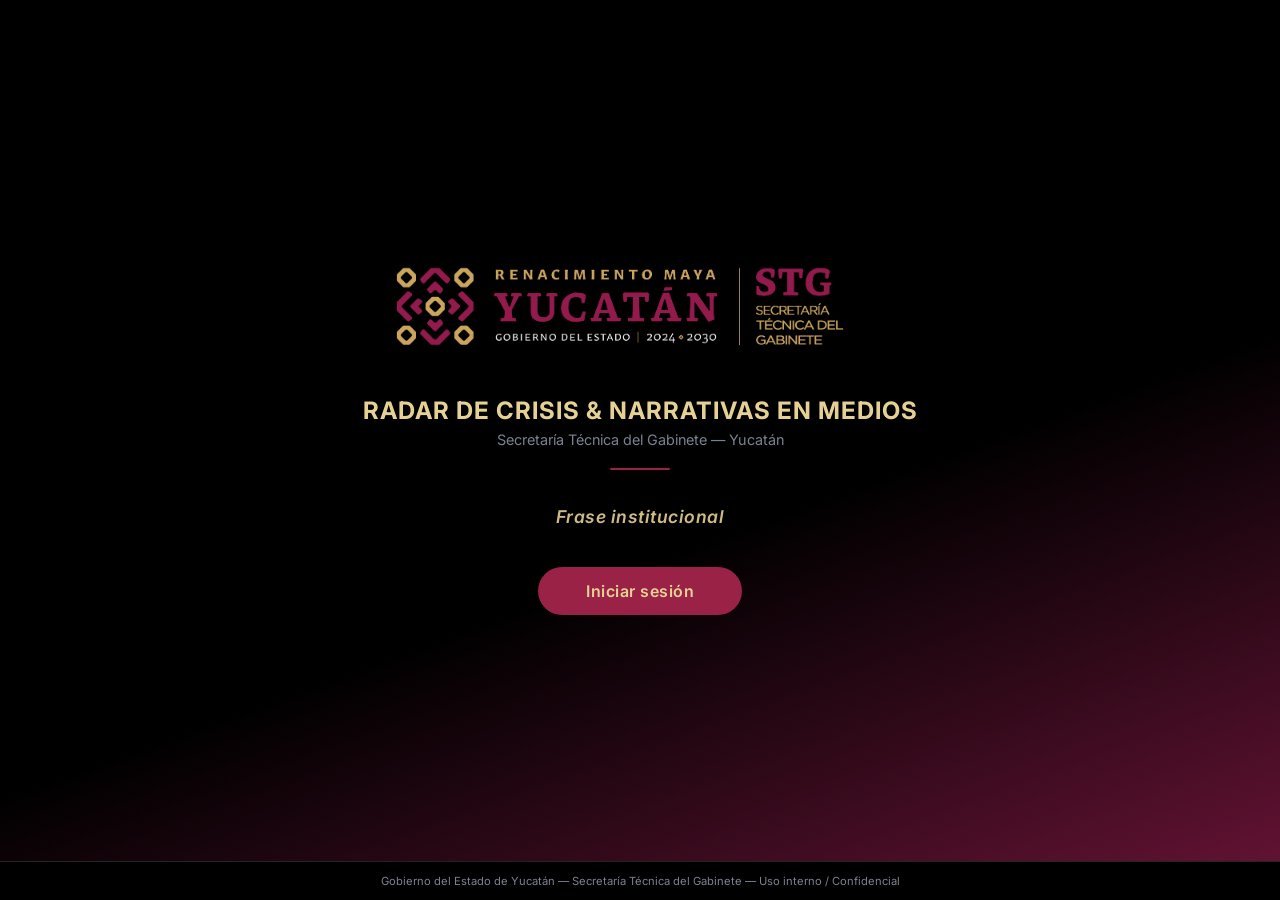
<file: index.html>
<!DOCTYPE html>
<html lang="es">
<head>
  <meta charset="UTF-8">
  <meta name="viewport" content="width=device-width, initial-scale=1.0">
  <meta name="theme-color" content="#611232">
  <link rel="manifest" href="manifest.json">
  <link rel="apple-touch-icon" href="assets/icon-app.png">
  <link rel="icon" href="assets/icon-app.png">

  <title>Radar Político — STG Yucatán</title>
  <link rel="stylesheet" href="css/estilos.css">

  <style>
    /* =========================================================
       ESTILOS ESPECÍFICOS DE LA PANTALLA DE BIENVENIDA/LOGIN
       ========================================================= */

    body {
      min-height: 100vh;
      display: flex;
      flex-direction: column;
      background-color: var(--negro);
    }

    /* --- PANTALLA DE BIENVENIDA --- */
    #pantalla-bienvenida,
    #pantalla-login {
      flex: 1;
      display: flex;
      flex-direction: column;
      align-items: center;
      justify-content: center;
      padding: 40px 24px;
      background: linear-gradient(160deg, var(--negro) 60%, var(--guinda-oscuro) 100%);
      transition: opacity 0.3s ease, transform 0.3s ease;
    }

    #pantalla-login {
      display: none;
    }

    .pantalla-oculta {
      opacity: 0;
      pointer-events: none;
    }

    .bienvenida-logo {
      width: 520px;
      max-width: 100%;
      margin-bottom: 32px;
    }

    .bienvenida-nombre {
      font-size: 1.5rem;
      font-weight: 700;
      color: var(--crema);
      letter-spacing: 1px;
      text-transform: uppercase;
      margin-bottom: 6px;
    }

    .bienvenida-subtitulo {
      font-size: 0.9rem;
      color: var(--gris);
      margin-bottom: 4px;
    }

    .bienvenida-frase {
      font-size: 1.1rem;
      font-weight: 600;
      color: var(--crema);
      font-style: italic;
      margin: 20px 0 40px 0;
      letter-spacing: 0.5px;
      opacity: 0.9;
    }

    .bienvenida-separador {
      width: 60px;
      height: 2px;
      background-color: var(--guinda-medio);
      margin: 16px auto;
      border-radius: 2px;
    }

    .bienvenida-btn {
      padding: 14px 48px;
      font-size: 1rem;
      border-radius: 30px;
      letter-spacing: 0.5px;
    }

    /* --- PANTALLA DE LOGIN --- */
    #pantalla-login {
      padding: 32px 24px;
    }

    .login-contenedor {
      width: 100%;
      max-width: 380px;
    }

    .login-encabezado {
      text-align: center;
      margin-bottom: 28px;
    }

    .login-logo {
      width: 150px;
      max-width: 70%;
      margin-bottom: 16px;
    }

    .login-titulo {
      font-size: 1.1rem;
      font-weight: 700;
      color: var(--crema);
      text-transform: uppercase;
      letter-spacing: 0.5px;
    }

    .login-subtitulo {
      font-size: 0.8rem;
      color: var(--gris);
      margin-top: 4px;
    }

    .login-tarjeta {
      background-color: var(--blanco);
      border-radius: var(--radio);
      padding: 24px;
      box-shadow: 0 8px 32px rgba(0,0,0,0.35);
    }

    .login-tarjeta .campo label {
      color: var(--negro);
    }

    .login-pie {
      text-align: center;
      margin-top: 18px;
    }

    .login-volver {
      font-size: 0.8rem;
      color: var(--gris);
      cursor: pointer;
      text-decoration: underline;
      background: none;
      border: none;
      font-family: inherit;
      transition: color 0.2s ease;
    }

    .login-volver:hover { color: var(--crema); }

    /* Pie de página */
    .pie-pagina {
      text-align: center;
      padding: 12px;
      font-size: 0.7rem;
      color: var(--gris);
      background-color: var(--negro);
      border-top: 1px solid #242424;
    }
  </style>
</head>
<body>

  <!-- =====================================================
       PANTALLA DE BIENVENIDA
       ===================================================== -->
  <div id="pantalla-bienvenida" role="main">

    <img
      src="assets/logo.png"
      alt="STG — Secretaría Técnica del Gabinete"
      class="bienvenida-logo"
      onerror="this.style.display='none'"
    >

    <div class="bienvenida-nombre">Radar de Crisis &amp; Narrativas en medios </div>
    <div class="bienvenida-subtitulo">Secretaría Técnica del Gabinete — Yucatán</div>

    <div class="bienvenida-separador"></div>

    <div class="bienvenida-frase">Frase institucional</div>

    <button
      class="btn btn-primario bienvenida-btn"
      onclick="mostrarLogin()"
    >
      Iniciar sesión
    </button>

  </div>


  <!-- =====================================================
       PANTALLA DE LOGIN
       ===================================================== -->
  <div id="pantalla-login" role="main" aria-label="Formulario de acceso">
    <div class="login-contenedor">

      <div class="login-encabezado">
        <img
          src="assets/logo.png"
          alt="STG Yucatán"
          class="login-logo"
          onerror="this.style.display='none'"
        >
        <div class="login-titulo">Acceso al Radar</div>
        <div class="login-subtitulo">Uso interno — STG Yucatán</div>
      </div>

      <div class="login-tarjeta">

        <!-- Mensaje de error -->
        <div
          id="error-login"
          class="mensaje-error"
          role="alert"
          aria-live="assertive"
        >
          Usuario o contraseña incorrectos. Intenta de nuevo.
        </div>

        <!-- Campo usuario -->
        <div class="campo">
          <label for="usuario">Usuario</label>
          <input
            type="text"
            id="usuario"
            placeholder="tu.usuario"
            autocomplete="username"
            aria-required="true"
            aria-describedby="error-login"
          >
        </div>

        <!-- Campo contraseña -->
        <div class="campo">
          <label for="contrasena">Contraseña</label>
          <input
            type="password"
            id="contrasena"
            placeholder="••••••••"
            autocomplete="current-password"
            aria-required="true"
            aria-describedby="error-login"
            onkeydown="if(event.key==='Enter') iniciarSesion()"
          >
        </div>

        <!-- Botón de login -->
        <button
          id="btn-login"
          class="btn btn-primario btn-bloque"
          onclick="iniciarSesion()"
        >
          Entrar
        </button>

      </div>

      <!-- Volver a bienvenida -->
      <div class="login-pie">
        <button class="login-volver" onclick="mostrarBienvenida()">
          Volver atrás
        </button>
      </div>

    </div>
  </div>


  <!-- =====================================================
       PIE DE PÁGINA
       ===================================================== -->
  <footer class="pie-pagina">
    Gobierno del Estado de Yucatán — Secretaría Técnica del Gabinete — Uso interno / Confidencial
  </footer>


  <!-- =====================================================
       JAVASCRIPT
       ===================================================== -->
  <script src="js/auth.js"></script>
  <script>
    // ---------------------------------------------------------
    // NAVEGACIÓN ENTRE PANTALLAS
    // ---------------------------------------------------------

    function mostrarLogin() {
      const bienvenida = document.getElementById("pantalla-bienvenida");
      const login      = document.getElementById("pantalla-login");

      bienvenida.style.opacity = "0";
      setTimeout(() => {
        bienvenida.style.display = "none";
        login.style.display      = "flex";
        login.style.opacity      = "0";
        requestAnimationFrame(() => {
          login.style.opacity = "1";
        });
        document.getElementById("usuario").focus();
      }, 200);
    }

    function mostrarBienvenida() {
      const bienvenida = document.getElementById("pantalla-bienvenida");
      const login      = document.getElementById("pantalla-login");

      login.style.opacity = "0";
      setTimeout(() => {
        login.style.display      = "none";
        bienvenida.style.display = "flex";
        bienvenida.style.opacity = "0";
        requestAnimationFrame(() => {
          bienvenida.style.opacity = "1";
        });
      }, 200);

      limpiarError();
    }

    function limpiarError() {
      document.getElementById("error-login").classList.remove("mensaje-visible");
    }

    function mostrarError(mensaje) {
      const error = document.getElementById("error-login");
      error.textContent = mensaje;
      error.classList.add("mensaje-visible");
    }

    // ---------------------------------------------------------
    // LOGIN
    // ---------------------------------------------------------

    async function iniciarSesion() {
      const usuario    = document.getElementById("usuario").value.trim();
      const contrasena = document.getElementById("contrasena").value;
      const btn        = document.getElementById("btn-login");

      limpiarError();

      if (!usuario || !contrasena) {
        mostrarError("Por favor ingresa tu usuario y contraseña.");
        return;
      }

      btn.textContent = "Verificando...";
      btn.disabled    = true;

      try {
        const resultado = await login(usuario, contrasena);

        if (resultado.exito) {
          window.location.href = "dashboard.html";
        } else {
          mostrarError(resultado.mensaje || "Usuario o contraseña incorrectos.");
          btn.textContent = "Entrar";
          btn.disabled    = false;
        }

      } catch (error) {
        mostrarError("Error de conexión. Intenta de nuevo.");
        btn.textContent = "Entrar";
        btn.disabled    = false;
      }
    }

    // ---------------------------------------------------------
    // VERIFICAR SESIÓN ACTIVA
    // ---------------------------------------------------------
    window.addEventListener("load", () => {
      if (obtenerToken()) {
        window.location.href = "dashboard.html";
      }
    });
  </script>

</body>
</html>
</file>
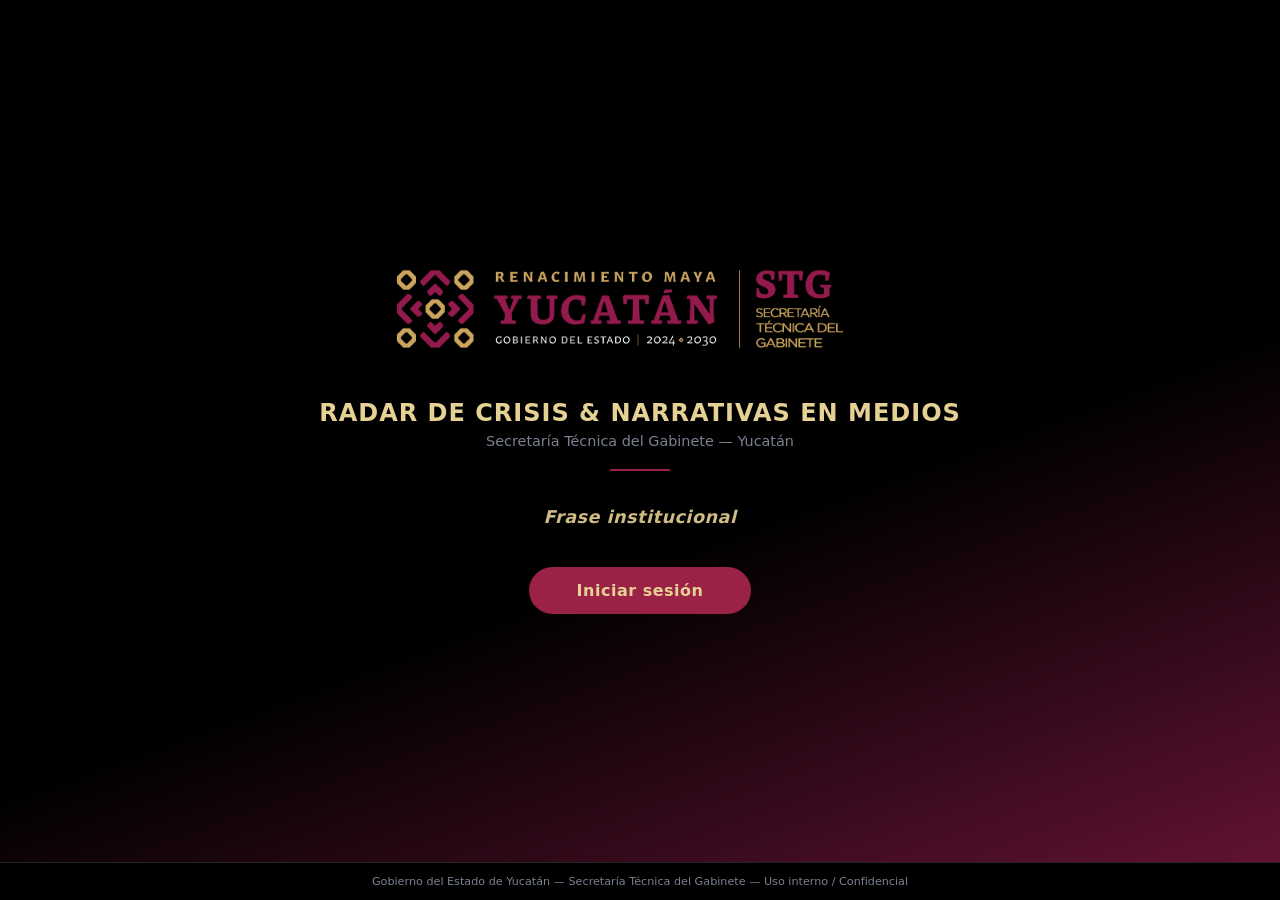
<file: dashboard.html>
<!DOCTYPE html>
<html lang="es">
<head>
  <meta charset="UTF-8">
  <meta name="viewport" content="width=device-width, initial-scale=1.0">
  <meta name="theme-color" content="#611232">
  <link rel="manifest" href="manifest.json">
  <link rel="apple-touch-icon" href="assets/icon-app.png">
  <link rel="icon" href="assets/icon-app.png">
  <title>Dashboard — Radar Político STG</title>
  <link rel="stylesheet" href="css/estilos.css">
  <!-- Aplicar tema guardado antes del primer render para evitar flash -->
  <script>
    (function() {
      const tema = localStorage.getItem("radar-tema") || "oscuro";
      document.documentElement.setAttribute("data-tema", tema);
    })();
  </script>
  <style>
    #splash {
      position: fixed;
      inset: 0;
      background: linear-gradient(160deg, #0c0e11 0%, var(--guinda-oscuro) 100%);
      display: flex;
      flex-direction: column;
      align-items: center;
      justify-content: center;
      gap: 20px;
      z-index: 9999;
      opacity: 1;
      transition: opacity 0.35s ease;
    }
    #splash img {
      width: 260px;
      max-width: 70vw;
    }
    #splash .splash-nombre {
      font-size: 1rem;
      font-weight: 700;
      color: var(--crema);
      letter-spacing: 1.5px;
      text-transform: uppercase;
      text-align: center;
    }
    #splash .splash-subtitulo {
      font-size: 0.75rem;
      color: var(--crema);
      opacity: 0.5;
      letter-spacing: 0.8px;
      text-align: center;
    }
    #splash .splash-linea {
      width: 48px;
      height: 2px;
      background-color: var(--guinda-claro);
      border-radius: 2px;
    }
  </style>
</head>
<body>

  <!-- =====================================================
       SPLASH INSTITUCIONAL (transición desde login)
       ===================================================== -->
  <div id="splash" aria-hidden="true">
    <img src="assets/logo.png" alt="" onerror="this.style.display='none'">
    <div class="splash-linea"></div>
    <div class="splash-nombre">Radar de Crisis &amp; Narrativas</div>
    <div class="splash-subtitulo">STG — Yucatán</div>
  </div>


  <!-- =====================================================
       NAVBAR
       ===================================================== -->
  <nav class="navbar" role="banner">
    <div class="navbar-marca">
      <img
        src="assets/logo.png"
        alt="STG Yucatán"
        onerror="this.style.display='none'"
      >
      <div>
        <div class="navbar-titulo">Radar de Crisis &amp; Narrativas</div>
        <div class="navbar-subtitulo">STG — Yucatán</div>
      </div>
    </div>
    <div class="navbar-acciones">
      <button
        id="btn-tema"
        class="btn btn-secundario btn-sm"
        onclick="alternarTema()"
        aria-label="Cambiar tema"
        title="Cambiar tema"
      >◑</button>

      <div class="navbar-menu">
        <button
          id="btn-menu-usuario"
          class="btn btn-secundario btn-sm"
          onclick="alternarMenuUsuario()"
          aria-haspopup="true"
          aria-expanded="false"
          aria-label="Menú de usuario"
          title="Menú"
        >☰</button>

        <div class="menu-desplegable" id="menu-usuario" role="menu">
          <div class="menu-usuario-email" id="navbar-usuario" aria-live="polite"></div>
          <div class="menu-separador"></div>
          <button class="menu-item" role="menuitem" onclick="cerrarMenuUsuario(); abrirHistorial();">
            Ver historial de reportes
          </button>
          <button class="menu-item" role="menuitem" onclick="cerrarSesion()">
            Salir
          </button>
        </div>
      </div>
    </div>
  </nav>


  <!-- =====================================================
       CONTENIDO PRINCIPAL
       ===================================================== -->
  <main class="contenedor-principal" style="padding: 16px; padding-top: 80px; padding-bottom: 60px;">

    <!-- NOTIFICACIONES -->
    <div class="notificaciones" aria-live="assertive">
      <div id="notificacion-error" class="mensaje-error" role="alert"></div>
      <div id="notificacion-exito" class="mensaje-exito" role="status"></div>
    </div>

    <!-- PANEL ADMINISTRADOR (siempre visible, sobre el grid) -->
    <div class="panel-admin" id="panel-admin" aria-label="Panel de administrador">
      <div class="panel-admin-titulo">⚙ Panel de Administrador</div>
      <div class="panel-admin-acciones">
        <button
          class="btn btn-secundario btn-sm"
          onclick="cargarSelectorTurnos()"
        >
          Actualizar disponibilidad
        </button>
        <button
          class="btn btn-secundario btn-sm"
          onclick="abrirFenomenosSugeridos()"
        >
          Fenómenos sugeridos
        </button>
      </div>
    </div>

    <!-- SELECTOR DE TURNOS (siempre visible) -->
    <div class="selector-turnos" role="group" aria-label="Seleccionar turno">
      <button
        id="btn-turno-matutino"
        class="btn-turno"
        onclick="seleccionarTurno('matutino')"
        aria-pressed="false"
      >
        <div class="turno-nombre">Matutino</div>
        <div class="turno-fecha" id="fecha-turno-matutino">Cargando...</div>
      </button>
      <button
        id="btn-turno-vespertino"
        class="btn-turno"
        onclick="seleccionarTurno('vespertino')"
        aria-pressed="false"
      >
        <div class="turno-nombre">Vespertino</div>
        <div class="turno-fecha" id="fecha-turno-vespertino">Cargando...</div>
      </button>
      <button
        id="btn-turno-nocturno"
        class="btn-turno"
        onclick="seleccionarTurno('nocturno')"
        aria-pressed="false"
      >
        <div class="turno-nombre">Nocturno</div>
        <div class="turno-fecha" id="fecha-turno-nocturno">Cargando...</div>
      </button>
    </div>

    <!-- LOADER -->
    <div class="loader" id="cargando-reporte" style="display:none;" role="status" aria-label="Cargando reporte">
      <div class="spinner" aria-hidden="true"></div>
      <div class="loader-texto">Cargando reporte...</div>
    </div>

    <!-- =====================================================
         DASHBOARD GRID — 4 PANELES
         En móvil/tablet: un panel visible a la vez (tab bar)
         En escritorio:   todos visibles en grid 2 columnas
         ===================================================== -->
    <div class="dashboard-grid" id="reporte-contenido" style="display:none;">

      <!-- PANEL 1: TABLERO -->
      <div class="tab-panel" data-tab="tablero">

        <div class="reporte-encabezado">
          <div class="reporte-version" id="reporte-version"></div>
          <div class="reporte-fecha"   id="reporte-fecha"></div>
          <div class="reporte-hora"    id="reporte-hora"></div>
          <div class="reporte-actualizacion" id="reporte-actualizacion"></div>
        </div>

        <div class="descarga-wrapper">
          <button
            id="btn-descargar"
            class="btn btn-descarga"
            onclick="descargarReporte('pdf', 'btn-descargar')"
          >
            Descargar PDF
          </button>
          <button
            id="btn-descargar-word"
            class="btn btn-descarga"
            onclick="descargarReporte('word', 'btn-descargar-word')"
          >
            Descargar Word
          </button>
        </div>

        <div class="tarjeta">
          <div class="tarjeta-encabezado">Tablero Ejecutivo</div>
          <div class="tablero" role="region" aria-label="Métricas del turno">
            <div class="tablero-celda">
              <div class="tablero-numero" id="tablero-criticas">—</div>
              <div class="tablero-etiqueta">Crisis Críticas</div>
            </div>
            <div class="tablero-celda">
              <div class="tablero-numero" id="tablero-activas">—</div>
              <div class="tablero-etiqueta">Crisis Activas</div>
            </div>
            <div class="tablero-celda">
              <div class="tablero-numero" id="tablero-frentes">—</div>
              <div class="tablero-etiqueta">Frentes Críticos</div>
            </div>
            <div class="tablero-celda">
              <div class="tablero-numero" id="tablero-cambios">—</div>
              <div class="tablero-etiqueta">Cambios vs. Anterior</div>
            </div>
            <div class="tablero-celda">
              <div class="tablero-numero" id="tablero-oportunidades">—</div>
              <div class="tablero-etiqueta">Oportunidades</div>
            </div>
          </div>
        </div>

        <div class="tarjeta">
          <div class="tarjeta-encabezado">Alertas Clave</div>
          <div class="tarjeta-cuerpo">
            <div id="lista-alertas" aria-live="polite"></div>
          </div>
        </div>

      </div>
      <!-- fin panel tablero -->


      <!-- COLUMNA DERECHA (escritorio) / paneles 2-3-4 (móvil) -->
      <div class="tab-col-der">

        <!-- PANEL 2: CAMBIOS -->
        <div class="tab-panel" data-tab="cambios">
          <div class="tarjeta">
            <div class="tarjeta-encabezado">Cambios vs. Turno Anterior</div>
            <table class="tabla-cambios" aria-label="Cambios respecto al turno anterior">
              <thead>
                <tr>
                  <th scope="col" style="width:28%;">Categoría</th>
                  <th scope="col">Temas</th>
                </tr>
              </thead>
              <tbody id="tabla-cambios-body"></tbody>
            </table>
          </div>
        </div>

        <!-- PANEL 3: RESUMEN -->
        <div class="tab-panel tab-activo" data-tab="resumen">
          <div class="tarjeta">
            <div class="tarjeta-encabezado">Resumen Ejecutivo</div>
            <div class="tarjeta-cuerpo">
              <div class="resumen-balance" id="resumen-balance"></div>
              <div id="resumen-bloques"></div>
            </div>
          </div>
          <div class="tarjeta">
            <div class="tarjeta-encabezado">Oportunidades Activas</div>
            <div class="tarjeta-cuerpo">
              <div id="lista-oportunidades"></div>
            </div>
          </div>
        </div>

        <!-- PANEL 4: CRISIS -->
        <div class="tab-panel" data-tab="crisis">
          <div class="tarjeta">
            <div class="tarjeta-encabezado">Fichas de Monitoreo</div>
            <div class="tarjeta-cuerpo">
              <div id="lista-fichas"></div>
            </div>
          </div>
        </div>

      </div>
      <!-- fin tab-col-der -->

    </div>
    <!-- fin dashboard-grid -->

  </main>


  <!-- BOTÓN DESCARGA FLOTANTE (móvil) -->
  <div class="descarga-flotante-contenedor" id="descarga-flotante-contenedor">
    <div class="menu-descarga-flotante" id="menu-descarga-flotante">
      <button
        class="menu-descarga-opcion"
        onclick="descargarReporte('pdf', 'btn-descargar-flotante')"
      >
        PDF
      </button>
      <button
        class="menu-descarga-opcion"
        onclick="descargarReporte('word', 'btn-descargar-flotante')"
      >
        Word
      </button>
    </div>
    <button
      class="btn-descarga-flotante"
      id="btn-descarga-flotante"
      onclick="alternarMenuDescarga(event)"
      aria-label="Descargar reporte"
      aria-haspopup="true"
    >
      ⬇ Descargar
    </button>
  </div>

  <!-- =====================================================
       MODAL: HISTORIAL DE REPORTES
       ===================================================== -->
  <div
    class="modal-overlay"
    id="modal-historial"
    style="display:none;"
    role="dialog"
    aria-modal="true"
    aria-labelledby="modal-historial-titulo"
    onclick="if (event.target === this) cerrarHistorial()"
  >
    <div class="modal-panel">
      <div class="modal-encabezado">
        <h2 id="modal-historial-titulo">Historial de reportes</h2>
        <button
          class="modal-cerrar"
          onclick="cerrarHistorial()"
          aria-label="Cerrar historial"
        >✕</button>
      </div>
      <div class="modal-cuerpo" id="historial-lista">
        <!-- Se llena dinámicamente desde app.js -->
      </div>
    </div>
  </div>

  <!-- =====================================================
       MODAL: FENÓMENOS SUGERIDOS (curador semanal)
       ===================================================== -->
  <div
    class="modal-overlay"
    id="modal-fenomenos-sugeridos"
    style="display:none;"
    role="dialog"
    aria-modal="true"
    aria-labelledby="modal-fenomenos-sugeridos-titulo"
    onclick="if (event.target === this) cerrarFenomenosSugeridos()"
  >
    <div class="modal-panel">
      <div class="modal-encabezado">
        <h2 id="modal-fenomenos-sugeridos-titulo">Fenómenos sugeridos</h2>
        <button
          class="modal-cerrar"
          onclick="cerrarFenomenosSugeridos()"
          aria-label="Cerrar fenómenos sugeridos"
        >✕</button>
      </div>
      <div class="modal-cuerpo" id="fenomenos-sugeridos-lista">
        <!-- Se llena dinámicamente desde app.js -->
      </div>
    </div>
  </div>

  <!-- TAB BAR (móvil/tablet ≤ 1023px) -->
  <nav class="m-tabbar" aria-label="Navegación principal">
    <button class="m-tab activo" data-tab="resumen" onclick="activarTab('resumen')">
      <div class="m-tab-indicador"></div>
      <div class="m-tab-icono">📄</div>
      <div class="m-tab-label">Resumen</div>
    </button>
    <button class="m-tab" data-tab="tablero" onclick="activarTab('tablero')">
      <div class="m-tab-indicador"></div>
      <div class="m-tab-icono">📊</div>
      <div class="m-tab-label">Tablero</div>
    </button>
    <button class="m-tab" data-tab="crisis" onclick="activarTab('crisis')">
      <div class="m-tab-indicador"></div>
      <div class="m-tab-icono">⚠️</div>
      <div class="m-tab-label">Crisis</div>
    </button>
    <button class="m-tab" data-tab="cambios" onclick="activarTab('cambios')">
      <div class="m-tab-indicador"></div>
      <div class="m-tab-icono">🔄</div>
      <div class="m-tab-label">Cambios</div>
    </button>
  </nav>


  <!-- =====================================================
       SCRIPTS
       ===================================================== -->
  <script src="js/auth.js"></script>
  <script src="js/api.js"></script>
  <script src="js/app.js"></script>
  <script>
    function alternarTema() {
      const html   = document.documentElement;
      const actual = html.getAttribute("data-tema") || "oscuro";
      const nuevo  = actual === "oscuro" ? "claro" : "oscuro";
      html.setAttribute("data-tema", nuevo);
      localStorage.setItem("radar-tema", nuevo);
      document.getElementById("btn-tema").textContent = nuevo === "oscuro" ? "◑" : "◑";
    }

    (function() {
      const tema = document.documentElement.getAttribute("data-tema") || "oscuro";
      window.addEventListener("DOMContentLoaded", () => {
        const btn = document.getElementById("btn-tema");
        if (btn) btn.textContent = tema === "oscuro" ? "◑" : "◑";
      });
    })();

    window.addEventListener("load", () => {
      const splash = document.getElementById("splash");
      iniciarApp();
      setTimeout(() => {
        splash.style.opacity = "0";
        setTimeout(() => splash.remove(), 380);
      }, 750);
    });

    // Muestra/oculta el botón de descarga flotante según si hay reporte cargado
    const observador = new MutationObserver(() => {
      const reporte  = document.getElementById("reporte-contenido");
      const flotante = document.getElementById("descarga-flotante-contenedor");
      if (reporte && flotante) {
        flotante.classList.toggle("visible", reporte.style.display !== "none");
      }
    });

    const seccion = document.getElementById("reporte-contenido");
    observador.observe(seccion || document.body, {
      attributes: true,
      attributeFilter: ["style"]
    });
  </script>

</body>
</html>
</file>
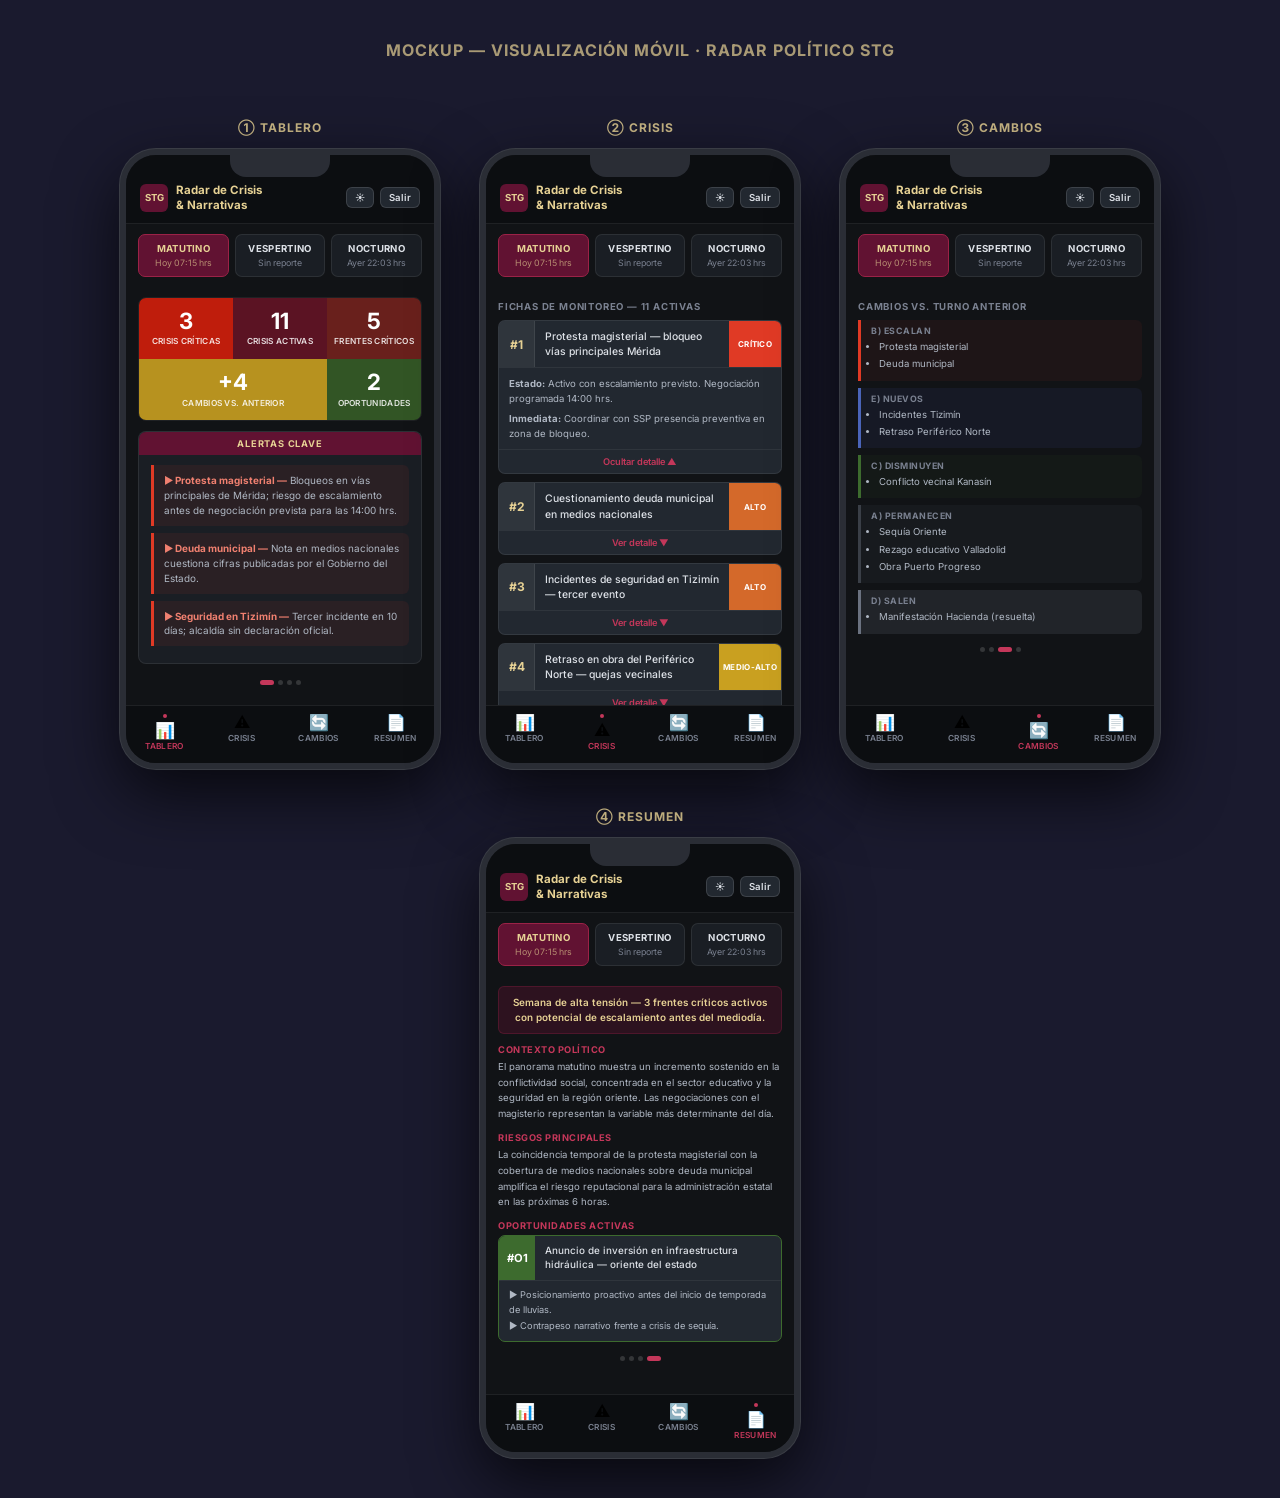
<file: mockup-movil.html>
<!DOCTYPE html>
<html lang="es">
<head>
  <meta charset="UTF-8">
  <meta name="viewport" content="width=device-width, initial-scale=1.0">
  <title>Mockup Móvil — Radar Político</title>
  <style>
    @import url('https://fonts.googleapis.com/css2?family=Inter:wght@400;500;600;700&display=swap');

    * { margin: 0; padding: 0; box-sizing: border-box; font-family: 'Inter', sans-serif; }

    body {
      background: #1a1a2e;
      min-height: 100vh;
      display: flex;
      flex-direction: column;
      align-items: center;
      justify-content: flex-start;
      padding: 40px 20px;
      gap: 60px;
    }

    h1 {
      color: #e6d194;
      font-size: 1rem;
      letter-spacing: 1px;
      text-transform: uppercase;
      text-align: center;
      opacity: 0.7;
    }

    /* ── CONTENEDOR DE PANTALLAS ── */
    .pantallas {
      display: flex;
      flex-wrap: wrap;
      gap: 40px;
      justify-content: center;
      align-items: flex-start;
    }

    /* ── TELÉFONO ── */
    .telefono-wrapper {
      display: flex;
      flex-direction: column;
      align-items: center;
      gap: 14px;
    }

    .etiqueta-pantalla {
      color: #e6d194;
      font-size: 0.75rem;
      font-weight: 700;
      text-transform: uppercase;
      letter-spacing: 1px;
      text-align: center;
      opacity: 0.85;
    }

    .telefono {
      width: 320px;
      height: 620px;
      background: #111316;
      border-radius: 36px;
      border: 6px solid #2a2d35;
      box-shadow:
        0 0 0 1px #3a3d45,
        0 24px 64px rgba(0,0,0,0.7),
        inset 0 1px 0 rgba(255,255,255,0.05);
      overflow: hidden;
      display: flex;
      flex-direction: column;
      position: relative;
    }

    /* Notch */
    .telefono::before {
      content: '';
      position: absolute;
      top: 0;
      left: 50%;
      transform: translateX(-50%);
      width: 100px;
      height: 22px;
      background: #2a2d35;
      border-radius: 0 0 16px 16px;
      z-index: 10;
    }

    /* ── NAVBAR ── */
    .m-navbar {
      background: #0c0e11;
      border-bottom: 1px solid rgba(255,255,255,0.08);
      padding: 28px 14px 10px 14px;
      display: flex;
      align-items: center;
      justify-content: space-between;
      flex-shrink: 0;
    }

    .m-navbar-marca {
      display: flex;
      align-items: center;
      gap: 8px;
    }

    .m-logo {
      width: 28px;
      height: 28px;
      background: #611232;
      border-radius: 6px;
      display: flex;
      align-items: center;
      justify-content: center;
      font-size: 0.6rem;
      color: #e6d194;
      font-weight: 700;
    }

    .m-navbar-titulo {
      font-size: 0.72rem;
      font-weight: 700;
      color: #e6d194;
      line-height: 1.3;
    }

    .m-navbar-acciones {
      display: flex;
      gap: 6px;
    }

    .m-btn-sm {
      background: #222830;
      border: 1px solid rgba(255,255,255,0.12);
      border-radius: 6px;
      padding: 4px 8px;
      font-size: 0.6rem;
      color: #dde1e7;
      font-weight: 600;
    }

    /* ── SELECTOR DE TURNOS ── */
    .m-selector {
      display: grid;
      grid-template-columns: repeat(3, 1fr);
      gap: 6px;
      padding: 10px 12px;
      background: #111316;
      flex-shrink: 0;
    }

    .m-turno {
      background: #1a1e24;
      border: 1px solid rgba(255,255,255,0.08);
      border-radius: 7px;
      padding: 8px 4px;
      text-align: center;
    }

    .m-turno.activo {
      background: #611232;
      border-color: #9b2247;
    }

    .m-turno-nombre {
      font-size: 0.6rem;
      font-weight: 700;
      color: #dde1e7;
      text-transform: uppercase;
      letter-spacing: 0.3px;
    }

    .m-turno.activo .m-turno-nombre { color: #e6d194; }

    .m-turno-fecha {
      font-size: 0.55rem;
      color: #7a8190;
      margin-top: 3px;
    }

    .m-turno.activo .m-turno-fecha { color: #e6d194; opacity: 0.65; }

    /* ── CONTENIDO SCROLLEABLE ── */
    .m-contenido {
      flex: 1;
      overflow-y: auto;
      padding: 10px 12px;
      scrollbar-width: none;
    }

    .m-contenido::-webkit-scrollbar { display: none; }

    /* ── TAB BAR ── */
    .m-tabbar {
      background: #0c0e11;
      border-top: 1px solid rgba(255,255,255,0.08);
      display: grid;
      grid-template-columns: repeat(4, 1fr);
      padding: 8px 0 12px 0;
      flex-shrink: 0;
    }

    .m-tab {
      display: flex;
      flex-direction: column;
      align-items: center;
      gap: 3px;
    }

    .m-tab-icono {
      font-size: 1rem;
      line-height: 1;
    }

    .m-tab-label {
      font-size: 0.52rem;
      font-weight: 600;
      color: #7a8190;
      text-transform: uppercase;
      letter-spacing: 0.3px;
    }

    .m-tab.activo .m-tab-label { color: #c4375a; }
    .m-tab.activo .m-tab-icono { filter: none; }

    .m-tab-indicador {
      width: 4px;
      height: 4px;
      background: #c4375a;
      border-radius: 50%;
      margin-bottom: 1px;
    }

    /* ══════════════════════════════════════════
       PANTALLA 1 — TABLERO
    ══════════════════════════════════════════ */

    /* Tablero ejecutivo 3+2 */
    .m-tablero {
      display: grid;
      grid-template-columns: repeat(3, 1fr);
      border-radius: 8px;
      overflow: hidden;
      margin-bottom: 10px;
      border: 1px solid rgba(255,255,255,0.06);
    }

    .m-celda {
      padding: 12px 6px;
      text-align: center;
      color: #fff;
    }

    .m-celda:nth-child(1) { background: #BF1D0C; }
    .m-celda:nth-child(2) { background: #5B1323; }
    .m-celda:nth-child(3) { background: #69201C; }
    .m-celda:nth-child(4) { background: #B7921F; grid-column: 1 / span 2; }
    .m-celda:nth-child(5) { background: #325525; }

    .m-celda-num {
      font-size: 1.4rem;
      font-weight: 700;
      line-height: 1;
    }

    .m-celda-label {
      font-size: 0.52rem;
      opacity: 0.85;
      margin-top: 4px;
      text-transform: uppercase;
      letter-spacing: 0.3px;
      font-weight: 600;
      line-height: 1.3;
    }

    /* Tarjeta genérica */
    .m-tarjeta {
      background: #1a1e24;
      border: 1px solid rgba(255,255,255,0.08);
      border-radius: 8px;
      margin-bottom: 10px;
      overflow: hidden;
    }

    .m-tarjeta-enc {
      background: #611232;
      color: #e6d194;
      padding: 6px 12px;
      font-size: 0.58rem;
      font-weight: 700;
      text-transform: uppercase;
      letter-spacing: 0.8px;
      text-align: center;
    }

    .m-tarjeta-body {
      padding: 10px 12px;
    }

    /* Alerta */
    .m-alerta {
      border-left: 3px solid #e03a25;
      background: rgba(224,58,37,0.08);
      padding: 8px 10px;
      border-radius: 0 6px 6px 0;
      margin-bottom: 7px;
      font-size: 0.62rem;
      line-height: 1.5;
      color: #b0b8c4;
    }

    .m-alerta strong { color: #f08070; }

    /* ══════════════════════════════════════════
       PANTALLA 2 — CRISIS
    ══════════════════════════════════════════ */
    .m-ficha {
      background: #222830;
      border: 1px solid rgba(255,255,255,0.08);
      border-radius: 7px;
      margin-bottom: 8px;
      overflow: hidden;
    }

    .m-ficha-enc {
      display: flex;
      align-items: stretch;
    }

    .m-ficha-num {
      background: rgba(255,255,255,0.06);
      color: #e6d194;
      min-width: 36px;
      display: flex;
      align-items: center;
      justify-content: center;
      font-size: 0.75rem;
      font-weight: 700;
      border-right: 1px solid rgba(255,255,255,0.08);
    }

    .m-ficha-titulo {
      flex: 1;
      padding: 8px 10px;
      font-size: 0.65rem;
      line-height: 1.45;
      color: #dde1e7;
      font-weight: 500;
    }

    .m-ficha-nivel {
      min-width: 52px;
      display: flex;
      align-items: center;
      justify-content: center;
      font-size: 0.5rem;
      font-weight: 700;
      color: #fff;
      text-transform: uppercase;
      padding: 4px;
      letter-spacing: 0.3px;
      text-align: center;
    }

    .m-ficha-toggle {
      border-top: 1px solid rgba(255,255,255,0.06);
      padding: 6px;
      font-size: 0.58rem;
      color: #c4375a;
      text-align: center;
      font-weight: 600;
    }

    .m-ficha-cuerpo {
      padding: 8px 10px;
      border-top: 1px solid rgba(255,255,255,0.06);
      font-size: 0.6rem;
      line-height: 1.6;
      color: #b0b8c4;
    }

    /* ══════════════════════════════════════════
       PANTALLA 3 — CAMBIOS
    ══════════════════════════════════════════ */
    .m-cambio {
      border-left: 3px solid transparent;
      border-radius: 0 6px 6px 0;
      margin-bottom: 7px;
      overflow: hidden;
    }

    .m-cambio-cat {
      font-size: 0.55rem;
      font-weight: 700;
      text-transform: uppercase;
      letter-spacing: 0.5px;
      color: #7a8190;
      padding: 5px 10px 3px;
    }

    .m-cambio-lista {
      padding: 0 10px 7px 18px;
      font-size: 0.6rem;
      color: #b0b8c4;
      line-height: 1.7;
    }

    .m-cambio-lista li { margin-bottom: 1px; }

    .m-cambio.escalan    { border-left-color: #e03a25; background: rgba(224,58,37,0.06); }
    .m-cambio.disminuyen { border-left-color: #3d6b2e; background: rgba(61,107,46,0.07); }
    .m-cambio.nuevos     { border-left-color: #4a64b8; background: rgba(42,53,96,0.2); }
    .m-cambio.permanecen { border-left-color: #3a3f47; background: rgba(30,34,38,0.5); }
    .m-cambio.salen      { border-left-color: #6b7280; background: rgba(58,63,71,0.4); }

    /* ══════════════════════════════════════════
       PANTALLA 4 — RESUMEN
    ══════════════════════════════════════════ */
    .m-balance {
      background: rgba(97,18,50,0.35);
      border: 1px solid rgba(155,34,71,0.3);
      color: #e6d194;
      font-size: 0.62rem;
      font-weight: 600;
      padding: 8px 10px;
      border-radius: 6px;
      margin-bottom: 10px;
      text-align: center;
      line-height: 1.5;
    }

    .m-subtitulo {
      font-size: 0.58rem;
      font-weight: 700;
      color: #c4375a;
      text-transform: uppercase;
      letter-spacing: 0.5px;
      margin: 10px 0 4px;
    }

    .m-texto {
      font-size: 0.6rem;
      line-height: 1.65;
      color: #b0b8c4;
    }

    .m-oportunidad {
      background: #222830;
      border: 1px solid #3d6b2e;
      border-radius: 7px;
      margin-bottom: 8px;
      overflow: hidden;
    }

    .m-op-enc {
      display: flex;
      align-items: stretch;
    }

    .m-op-num {
      background: #3d6b2e;
      color: #fff;
      min-width: 36px;
      display: flex;
      align-items: center;
      justify-content: center;
      font-size: 0.7rem;
      font-weight: 700;
    }

    .m-op-titulo {
      flex: 1;
      padding: 8px 10px;
      font-size: 0.62rem;
      line-height: 1.4;
      color: #dde1e7;
      font-weight: 500;
    }

    .m-op-body {
      padding: 6px 10px 8px 10px;
      border-top: 1px solid rgba(255,255,255,0.06);
      font-size: 0.58rem;
      line-height: 1.65;
      color: #b0b8c4;
    }

    /* ── LÍNEA SEPARADORA DE SECCIONES ── */
    .seccion-titulo {
      color: #7a8190;
      font-size: 0.6rem;
      font-weight: 700;
      text-transform: uppercase;
      letter-spacing: 0.8px;
      margin: 4px 0 8px;
    }

    /* ── INDICADOR DE SWIPE ── */
    .swipe-hint {
      display: flex;
      align-items: center;
      justify-content: center;
      gap: 4px;
      padding: 6px 0 2px;
    }

    .swipe-dot {
      width: 5px;
      height: 5px;
      border-radius: 50%;
      background: rgba(255,255,255,0.15);
    }

    .swipe-dot.activo { background: #c4375a; width: 14px; border-radius: 3px; }
  </style>
</head>
<body>

  <h1>Mockup — Visualización Móvil · Radar Político STG</h1>

  <div class="pantallas">

    <!-- ══════════════════════════════
         PANTALLA 1: TABLERO
    ══════════════════════════════ -->
    <div class="telefono-wrapper">
      <div class="etiqueta-pantalla">① Tablero</div>
      <div class="telefono">

        <div class="m-navbar">
          <div class="m-navbar-marca">
            <div class="m-logo">STG</div>
            <div class="m-navbar-titulo">Radar de Crisis<br>&amp; Narrativas</div>
          </div>
          <div class="m-navbar-acciones">
            <div class="m-btn-sm">☀</div>
            <div class="m-btn-sm">Salir</div>
          </div>
        </div>

        <div class="m-selector">
          <div class="m-turno activo">
            <div class="m-turno-nombre">Matutino</div>
            <div class="m-turno-fecha">Hoy 07:15 hrs</div>
          </div>
          <div class="m-turno">
            <div class="m-turno-nombre">Vespertino</div>
            <div class="m-turno-fecha">Sin reporte</div>
          </div>
          <div class="m-turno">
            <div class="m-turno-nombre">Nocturno</div>
            <div class="m-turno-fecha">Ayer 22:03 hrs</div>
          </div>
        </div>

        <div class="m-contenido">

          <div class="m-tablero">
            <div class="m-celda">
              <div class="m-celda-num">3</div>
              <div class="m-celda-label">Crisis Críticas</div>
            </div>
            <div class="m-celda">
              <div class="m-celda-num">11</div>
              <div class="m-celda-label">Crisis Activas</div>
            </div>
            <div class="m-celda">
              <div class="m-celda-num">5</div>
              <div class="m-celda-label">Frentes Críticos</div>
            </div>
            <div class="m-celda">
              <div class="m-celda-num">+4</div>
              <div class="m-celda-label">Cambios vs. Anterior</div>
            </div>
            <div class="m-celda">
              <div class="m-celda-num">2</div>
              <div class="m-celda-label">Oportunidades</div>
            </div>
          </div>

          <div class="m-tarjeta">
            <div class="m-tarjeta-enc">Alertas Clave</div>
            <div class="m-tarjeta-body">
              <div class="m-alerta"><strong>► Protesta magisterial —</strong> Bloqueos en vías principales de Mérida; riesgo de escalamiento antes de negociación prevista para las 14:00 hrs.</div>
              <div class="m-alerta"><strong>► Deuda municipal —</strong> Nota en medios nacionales cuestiona cifras publicadas por el Gobierno del Estado.</div>
              <div class="m-alerta"><strong>► Seguridad en Tizimín —</strong> Tercer incidente en 10 días; alcaldía sin declaración oficial.</div>
            </div>
          </div>

          <div class="swipe-hint">
            <div class="swipe-dot activo"></div>
            <div class="swipe-dot"></div>
            <div class="swipe-dot"></div>
            <div class="swipe-dot"></div>
          </div>

        </div>

        <div class="m-tabbar">
          <div class="m-tab activo">
            <div class="m-tab-indicador"></div>
            <div class="m-tab-icono">📊</div>
            <div class="m-tab-label">Tablero</div>
          </div>
          <div class="m-tab">
            <div class="m-tab-icono">⚠️</div>
            <div class="m-tab-label">Crisis</div>
          </div>
          <div class="m-tab">
            <div class="m-tab-icono">🔄</div>
            <div class="m-tab-label">Cambios</div>
          </div>
          <div class="m-tab">
            <div class="m-tab-icono">📄</div>
            <div class="m-tab-label">Resumen</div>
          </div>
        </div>

      </div>
    </div>


    <!-- ══════════════════════════════
         PANTALLA 2: CRISIS
    ══════════════════════════════ -->
    <div class="telefono-wrapper">
      <div class="etiqueta-pantalla">② Crisis</div>
      <div class="telefono">

        <div class="m-navbar">
          <div class="m-navbar-marca">
            <div class="m-logo">STG</div>
            <div class="m-navbar-titulo">Radar de Crisis<br>&amp; Narrativas</div>
          </div>
          <div class="m-navbar-acciones">
            <div class="m-btn-sm">☀</div>
            <div class="m-btn-sm">Salir</div>
          </div>
        </div>

        <div class="m-selector">
          <div class="m-turno activo">
            <div class="m-turno-nombre">Matutino</div>
            <div class="m-turno-fecha">Hoy 07:15 hrs</div>
          </div>
          <div class="m-turno">
            <div class="m-turno-nombre">Vespertino</div>
            <div class="m-turno-fecha">Sin reporte</div>
          </div>
          <div class="m-turno">
            <div class="m-turno-nombre">Nocturno</div>
            <div class="m-turno-fecha">Ayer 22:03 hrs</div>
          </div>
        </div>

        <div class="m-contenido">

          <div class="seccion-titulo">Fichas de Monitoreo — 11 activas</div>

          <div class="m-ficha">
            <div class="m-ficha-enc">
              <div class="m-ficha-num">#1</div>
              <div class="m-ficha-titulo">Protesta magisterial — bloqueo vías principales Mérida</div>
              <div class="m-ficha-nivel" style="background:#e03a25;">CRÍTICO</div>
            </div>
            <div class="m-ficha-cuerpo">
              <strong>Estado:</strong> Activo con escalamiento previsto. Negociación programada 14:00 hrs.<br>
              <span style="margin-top:4px;display:block;"><strong>Inmediata:</strong> Coordinar con SSP presencia preventiva en zona de bloqueo.</span>
            </div>
            <div class="m-ficha-toggle">Ocultar detalle ▲</div>
          </div>

          <div class="m-ficha">
            <div class="m-ficha-enc">
              <div class="m-ficha-num">#2</div>
              <div class="m-ficha-titulo">Cuestionamiento deuda municipal en medios nacionales</div>
              <div class="m-ficha-nivel" style="background:#d4692a;">ALTO</div>
            </div>
            <div class="m-ficha-toggle">Ver detalle ▼</div>
          </div>

          <div class="m-ficha">
            <div class="m-ficha-enc">
              <div class="m-ficha-num">#3</div>
              <div class="m-ficha-titulo">Incidentes de seguridad en Tizimín — tercer evento</div>
              <div class="m-ficha-nivel" style="background:#d4692a;">ALTO</div>
            </div>
            <div class="m-ficha-toggle">Ver detalle ▼</div>
          </div>

          <div class="m-ficha">
            <div class="m-ficha-enc">
              <div class="m-ficha-num">#4</div>
              <div class="m-ficha-titulo">Retraso en obra del Periférico Norte — quejas vecinales</div>
              <div class="m-ficha-nivel" style="background:#c9a020;">MEDIO-ALTO</div>
            </div>
            <div class="m-ficha-toggle">Ver detalle ▼</div>
          </div>

          <div class="swipe-hint">
            <div class="swipe-dot"></div>
            <div class="swipe-dot activo"></div>
            <div class="swipe-dot"></div>
            <div class="swipe-dot"></div>
          </div>

        </div>

        <div class="m-tabbar">
          <div class="m-tab">
            <div class="m-tab-icono">📊</div>
            <div class="m-tab-label">Tablero</div>
          </div>
          <div class="m-tab activo">
            <div class="m-tab-indicador"></div>
            <div class="m-tab-icono">⚠️</div>
            <div class="m-tab-label">Crisis</div>
          </div>
          <div class="m-tab">
            <div class="m-tab-icono">🔄</div>
            <div class="m-tab-label">Cambios</div>
          </div>
          <div class="m-tab">
            <div class="m-tab-icono">📄</div>
            <div class="m-tab-label">Resumen</div>
          </div>
        </div>

      </div>
    </div>


    <!-- ══════════════════════════════
         PANTALLA 3: CAMBIOS
    ══════════════════════════════ -->
    <div class="telefono-wrapper">
      <div class="etiqueta-pantalla">③ Cambios</div>
      <div class="telefono">

        <div class="m-navbar">
          <div class="m-navbar-marca">
            <div class="m-logo">STG</div>
            <div class="m-navbar-titulo">Radar de Crisis<br>&amp; Narrativas</div>
          </div>
          <div class="m-navbar-acciones">
            <div class="m-btn-sm">☀</div>
            <div class="m-btn-sm">Salir</div>
          </div>
        </div>

        <div class="m-selector">
          <div class="m-turno activo">
            <div class="m-turno-nombre">Matutino</div>
            <div class="m-turno-fecha">Hoy 07:15 hrs</div>
          </div>
          <div class="m-turno">
            <div class="m-turno-nombre">Vespertino</div>
            <div class="m-turno-fecha">Sin reporte</div>
          </div>
          <div class="m-turno">
            <div class="m-turno-nombre">Nocturno</div>
            <div class="m-turno-fecha">Ayer 22:03 hrs</div>
          </div>
        </div>

        <div class="m-contenido">

          <div class="seccion-titulo">Cambios vs. Turno Anterior</div>

          <div class="m-cambio escalan">
            <div class="m-cambio-cat">B) Escalan</div>
            <ul class="m-cambio-lista">
              <li>Protesta magisterial</li>
              <li>Deuda municipal</li>
            </ul>
          </div>

          <div class="m-cambio nuevos">
            <div class="m-cambio-cat">E) Nuevos</div>
            <ul class="m-cambio-lista">
              <li>Incidentes Tizimín</li>
              <li>Retraso Periférico Norte</li>
            </ul>
          </div>

          <div class="m-cambio disminuyen">
            <div class="m-cambio-cat">C) Disminuyen</div>
            <ul class="m-cambio-lista">
              <li>Conflicto vecinal Kanasín</li>
            </ul>
          </div>

          <div class="m-cambio permanecen">
            <div class="m-cambio-cat">A) Permanecen</div>
            <ul class="m-cambio-lista">
              <li>Sequía Oriente</li>
              <li>Rezago educativo Valladolid</li>
              <li>Obra Puerto Progreso</li>
            </ul>
          </div>

          <div class="m-cambio salen">
            <div class="m-cambio-cat">D) Salen</div>
            <ul class="m-cambio-lista">
              <li>Manifestación Hacienda (resuelta)</li>
            </ul>
          </div>

          <div class="swipe-hint">
            <div class="swipe-dot"></div>
            <div class="swipe-dot"></div>
            <div class="swipe-dot activo"></div>
            <div class="swipe-dot"></div>
          </div>

        </div>

        <div class="m-tabbar">
          <div class="m-tab">
            <div class="m-tab-icono">📊</div>
            <div class="m-tab-label">Tablero</div>
          </div>
          <div class="m-tab">
            <div class="m-tab-icono">⚠️</div>
            <div class="m-tab-label">Crisis</div>
          </div>
          <div class="m-tab activo">
            <div class="m-tab-indicador"></div>
            <div class="m-tab-icono">🔄</div>
            <div class="m-tab-label">Cambios</div>
          </div>
          <div class="m-tab">
            <div class="m-tab-icono">📄</div>
            <div class="m-tab-label">Resumen</div>
          </div>
        </div>

      </div>
    </div>


    <!-- ══════════════════════════════
         PANTALLA 4: RESUMEN
    ══════════════════════════════ -->
    <div class="telefono-wrapper">
      <div class="etiqueta-pantalla">④ Resumen</div>
      <div class="telefono">

        <div class="m-navbar">
          <div class="m-navbar-marca">
            <div class="m-logo">STG</div>
            <div class="m-navbar-titulo">Radar de Crisis<br>&amp; Narrativas</div>
          </div>
          <div class="m-navbar-acciones">
            <div class="m-btn-sm">☀</div>
            <div class="m-btn-sm">Salir</div>
          </div>
        </div>

        <div class="m-selector">
          <div class="m-turno activo">
            <div class="m-turno-nombre">Matutino</div>
            <div class="m-turno-fecha">Hoy 07:15 hrs</div>
          </div>
          <div class="m-turno">
            <div class="m-turno-nombre">Vespertino</div>
            <div class="m-turno-fecha">Sin reporte</div>
          </div>
          <div class="m-turno">
            <div class="m-turno-nombre">Nocturno</div>
            <div class="m-turno-fecha">Ayer 22:03 hrs</div>
          </div>
        </div>

        <div class="m-contenido">

          <div class="m-balance">
            Semana de alta tensión — 3 frentes críticos activos con potencial de escalamiento antes del mediodía.
          </div>

          <div class="m-subtitulo">Contexto político</div>
          <div class="m-texto">El panorama matutino muestra un incremento sostenido en la conflictividad social, concentrada en el sector educativo y la seguridad en la región oriente. Las negociaciones con el magisterio representan la variable más determinante del día.</div>

          <div class="m-subtitulo">Riesgos principales</div>
          <div class="m-texto">La coincidencia temporal de la protesta magisterial con la cobertura de medios nacionales sobre deuda municipal amplifica el riesgo reputacional para la administración estatal en las próximas 6 horas.</div>

          <div class="m-subtitulo">Oportunidades activas</div>

          <div class="m-oportunidad">
            <div class="m-op-enc">
              <div class="m-op-num">#O1</div>
              <div class="m-op-titulo">Anuncio de inversión en infraestructura hidráulica — oriente del estado</div>
            </div>
            <div class="m-op-body">
              ► Posicionamiento proactivo antes del inicio de temporada de lluvias.<br>
              ► Contrapeso narrativo frente a crisis de sequía.
            </div>
          </div>

          <div class="swipe-hint">
            <div class="swipe-dot"></div>
            <div class="swipe-dot"></div>
            <div class="swipe-dot"></div>
            <div class="swipe-dot activo"></div>
          </div>

        </div>

        <div class="m-tabbar">
          <div class="m-tab">
            <div class="m-tab-icono">📊</div>
            <div class="m-tab-label">Tablero</div>
          </div>
          <div class="m-tab">
            <div class="m-tab-icono">⚠️</div>
            <div class="m-tab-label">Crisis</div>
          </div>
          <div class="m-tab">
            <div class="m-tab-icono">🔄</div>
            <div class="m-tab-label">Cambios</div>
          </div>
          <div class="m-tab activo">
            <div class="m-tab-indicador"></div>
            <div class="m-tab-icono">📄</div>
            <div class="m-tab-label">Resumen</div>
          </div>
        </div>

      </div>
    </div>

  </div>

</body>
</html>
</file>
<file: css/estilos.css>
/* =============================================================================
   RADAR POLÍTICO — ESTILOS GLOBALES
   frontend/css/estilos.css
   =============================================================================
   Colores institucionales del Gobierno del Estado de Yucatán.
   Tipografía: Inter (Google Fonts). Tema oscuro. Diseño responsive.
   ============================================================================= */

/* --- FUENTE --- */
@import url('https://fonts.googleapis.com/css2?family=Inter:wght@400;500;600;700&display=swap');

/* --- RESET Y BASE --- */
* {
  margin: 0;
  padding: 0;
  box-sizing: border-box;
  font-family: 'Inter', system-ui, -apple-system, Arial, sans-serif;
}

html, body {
  height: 100%;
  background-color: #111316;
  color: #ffffff;
  transition: background-color 0.4s ease, color 0.4s ease;
}

/* =============================================================================
   VARIABLES
   ============================================================================= */
:root {
  /* Colores institucionales */
  --guinda-oscuro:   #611232;
  --guinda-medio:    #9b2247;
  --guinda-claro:    #c4375a;
  --negro:           #000000;
  --gris:            #7a8190;
  --gris-claro:      #3a3f47;
  --crema:           #e6d194;
  --dorado:          #a57f2c;
  --blanco:          #ffffff;
  --texto-secundario: #ffffffd7;

  /* Superficies dark */
  --superficie-base:     #111316;
  --superficie-tarjeta:  #1a1e24;
  --superficie-elevada:  #222830;
  --borde:               rgba(255, 255, 255, 0.5);
  --borde-medio:         rgba(255,255,255,0.5);

  /* Niveles de crisis */
  --critico:         #e03a25;
  --alto:            #d4692a;
  --medio-alto:      #c9a020;
  --medio:           #4a64b8;
  --seguimiento:     #6b7280;
  --oportunidad:     #3d6b2e;

  /* Tablero ejecutivo */
  --tablero-1:       #BF1D0C;
  --tablero-2:       #5B1323;
  --tablero-3:       #69201C;
  --tablero-4:       #B7921F;
  --tablero-5:       #325525;

  /* Espaciado */
  --radio:           8px;
  --radio-grande:    12px;
  --sombra:          0 2px 12px rgba(0,0,0,0.40);
  --sombra-media:    0 4px 24px rgba(0,0,0,0.55);

  /* Transiciones */
  --transicion:      0.2s ease;
}

/* =============================================================================
   TIPOGRAFÍA
   ============================================================================= */
h1 { font-size: 1.8rem; font-weight: 700; color: var(--blanco); }
h2 { font-size: 1.3rem; font-weight: 600; color: var(--blanco); }
h3 { font-size: 1.1rem; font-weight: 600; color: var(--blanco); }
p  { font-size: 0.9rem; line-height: 1.65; color: var(--texto-secundario); }

/* =============================================================================
   BOTONES
   ============================================================================= */
.btn {
  display: inline-block;
  padding: 10px 24px;
  border: none;
  border-radius: var(--radio);
  font-size: 0.9rem;
  font-weight: 600;
  cursor: pointer;
  text-decoration: none;
  text-align: center;
  transition: opacity var(--transicion), transform var(--transicion);
  letter-spacing: 0.2px;
}

.btn:hover:not(:disabled) {
  opacity: 0.85;
  transform: translateY(-1px);
}

.btn:active:not(:disabled) {
  opacity: 0.7;
  transform: translateY(0);
}

.btn:disabled {
  opacity: 0.4;
  cursor: not-allowed;
}

.btn-primario {
  background-color: var(--guinda-medio);
  color: var(--crema);
}

.btn-secundario {
  background-color: var(--superficie-elevada);
  color: var(--blanco);
  border: 1px solid var(--borde-medio);
  transition: background-color var(--transicion);
}

.btn-descarga {
  background-color: var(--dorado);
  color: #111316;
}

.btn-peligro {
  background-color: var(--critico);
  color: #fff;
}

.btn-bloque {
  display: block;
  width: 100%;
}

.btn-sm {
  font-size: 0.8rem;
  padding: 6px 14px;
}

.btn-xs {
  font-size: 0.7rem;
  padding: 3px 10px;
}

/* =============================================================================
   TARJETAS
   ============================================================================= */
.tarjeta {
  background-color: var(--superficie-tarjeta);
  border: 1px solid var(--borde);
  border-radius: var(--radio-grande);
  box-shadow: var(--sombra);
  margin-bottom: 20px;
  overflow: hidden;
  transition: box-shadow var(--transicion), background-color var(--transicion);
}

.tarjeta-encabezado {
  background-color: var(--guinda-oscuro);
  color: var(--crema);
  padding: 10px 18px;
  font-size: 0.72rem;
  text-align: center;
  font-weight: 700;
  letter-spacing: 1px;
  text-transform: uppercase;
}

.tarjeta-cuerpo {
  padding: 18px 20px;;
}

/* =============================================================================
   BADGES DE NIVEL
   ============================================================================= */
.badge {
  display: inline-block;
  padding: 2px 9px;
  border-radius: 4px;
  font-size: 0.67rem;
  font-weight: 700;
  color: #fff;
  text-transform: uppercase;
  letter-spacing: 0.4px;
}

.badge-critico     { background-color: var(--critico); }
.badge-alto        { background-color: var(--alto); }
.badge-medio-alto  { background-color: var(--medio-alto); }
.badge-medio       { background-color: var(--medio); }
.badge-seguimiento { background-color: var(--seguimiento); }
.badge-oportunidad { background-color: var(--oportunidad); }

/* =============================================================================
   FORMULARIOS
   ============================================================================= */
.campo {
  margin-bottom: 18px;
}

.campo label {
  display: block;
  font-size: 0.8rem;
  font-weight: 600;
  color: #9aa0aa;
  margin-bottom: 7px;
  letter-spacing: 0.3px;
  text-transform: uppercase;
}

.campo input {
  width: 100%;
  padding: 11px 15px;
  border: 1.5px solid var(--borde-medio);
  border-radius: var(--radio);
  font-size: 0.9rem;
  color: var(--blanco);
  background-color: var(--superficie-elevada);
  transition: border-color var(--transicion), box-shadow var(--transicion), background-color var(--transicion);
}

.campo input:focus {
  outline: none;
  border-color: var(--guinda-claro);
  box-shadow: 0 0 0 3px rgba(196, 55, 90, 0.18);
}

.campo input::placeholder {
  color: var(--gris);
}

/* =============================================================================
   MENSAJES DE ERROR Y ÉXITO
   ============================================================================= */
.mensaje-error {
  background-color: rgba(224, 58, 37, 0.12);
  color: #f08070;
  padding: 10px 16px;
  text-align: center;
  border-radius: var(--radio);
  font-size: 0.85rem;
  font-weight: 500;
  margin-bottom: 14px;
  display: none;
  border: 1px solid rgba(224, 58, 37, 0.25);
}

.mensaje-exito {
  background-color: rgba(61, 107, 46, 0.15);
  border-left: 4px solid var(--oportunidad);
  color: #7ec86e;
  padding: 10px 14px;
  border-radius: var(--radio);
  font-size: 0.85rem;
  font-weight: 500;
  margin-bottom: 14px;
  display: none;
}

.mensaje-visible { display: block; }

/* =============================================================================
   LOADER / SPINNER
   ============================================================================= */
.loader {
  display: flex;
  flex-direction: column;
  align-items: center;
  justify-content: center;
  padding: 56px;
  gap: 16px;
}

.spinner {
  width: 36px;
  height: 36px;
  border: 3px solid rgba(255,255,255,0.08);
  border-top-color: var(--guinda-claro);
  border-radius: 50%;
  animation: girar 0.75s linear infinite;
}

@keyframes girar {
  to { transform: rotate(360deg); }
}

.loader-texto {
  font-size: 0.85rem;
  color: var(--gris);
  font-weight: 500;
}

/* =============================================================================
   NAVBAR
   ============================================================================= */
.navbar {
  background-color: #0c0e11;
  border-bottom: 1px solid var(--borde);
  color: var(--crema);
  padding: 12px 24px;
  display: flex;
  align-items: center;
  justify-content: space-between;
  position: fixed;
  top: 0;
  left: 0;
  right: 0;
  z-index: 100;
  box-shadow: 0 1px 16px rgba(0,0,0,0.5);
}

.navbar-marca {
  display: flex;
  align-items: center;
  gap: 14px;
}

.navbar-marca img {
  height: 40px;
  width: auto;
}

.navbar-titulo {
  font-size: 0.92rem;
  font-weight: 700;
  color: var(--crema);
  letter-spacing: 0.3px;
  line-height: 1.3;
}

.navbar-subtitulo {
  font-size: 0.7rem;
  color: var(--crema);
  opacity: 0.55;
  margin-top: 2px;
  letter-spacing: 0.5px;
}

.navbar-acciones {
  display: flex;
  align-items: center;
  gap: 14px;
}

/* =============================================================================
   MENÚ DE USUARIO (navbar) — correo, historial, salir
   ============================================================================= */
.navbar-menu {
  position: relative;
}

.menu-desplegable {
  position: absolute;
  top: calc(100% + 8px);
  right: 0;
  min-width: 220px;
  background-color: var(--superficie-tarjeta);
  border: 1px solid var(--borde);
  border-radius: var(--radio);
  box-shadow: var(--sombra-media);
  z-index: 150;
  display: flex;
  flex-direction: column;
  overflow: hidden;

  /* Oculto por defecto — .abierto lo revela con una animación de
     aparición + deslizamiento leve desde la esquina del botón. */
  transform-origin: top right;
  opacity: 0;
  visibility: hidden;
  pointer-events: none;
  transform: translateY(-6px) scale(0.97);
  transition: opacity 0.16s ease, transform 0.16s ease, visibility 0s linear 0.16s;
}

.menu-desplegable.abierto {
  opacity: 1;
  visibility: visible;
  pointer-events: auto;
  transform: translateY(0) scale(1);
  transition: opacity 0.16s ease, transform 0.16s ease;
}

.menu-usuario-email {
  padding: 12px 14px 8px;
  font-size: 0.75rem;
  color: var(--crema);
  opacity: 0.7;
  font-weight: 500;
  word-break: break-all;
}

.menu-separador {
  height: 1px;
  background-color: var(--borde);
  margin: 4px 0;
}

.menu-item {
  display: block;
  width: 100%;
  background: none;
  border: none;
  color: var(--blanco);
  font-size: 0.85rem;
  text-align: left;
  padding: 10px 14px;
  cursor: pointer;
  transition: background-color var(--transicion);
}

.menu-item:hover {
  background-color: var(--superficie-elevada);
}

/* =============================================================================
   TABLERO EJECUTIVO
   ============================================================================= */
.tablero {
  display: grid;
  grid-template-columns: repeat(5, 1fr);
  border-radius: 0 0 var(--radio-grande) var(--radio-grande);
  overflow: hidden;
}

.tablero-celda {
  padding: 18px 10px;
  text-align: center;
  color: #fff;
  border-right: 1px solid rgba(0,0,0,0.25);
}

.tablero-celda:last-child {
  border-right: none;
}

.tablero-celda:nth-child(1) { background-color: var(--tablero-1); }
.tablero-celda:nth-child(2) { background-color: var(--tablero-2); }
.tablero-celda:nth-child(3) { background-color: var(--tablero-3); }
.tablero-celda:nth-child(4) { background-color: var(--tablero-4); }
.tablero-celda:nth-child(5) { background-color: var(--tablero-5); }

.tablero-numero {
  font-size: 2rem;
  font-weight: 700;
  line-height: 1;
  letter-spacing: -0.5px;
}

.tablero-etiqueta {
  font-size: 0.6rem;
  margin-top: 6px;
  opacity: 0.85;
  line-height: 1.35;
  font-weight: 600;
  text-transform: uppercase;
  letter-spacing: 0.4px;
}

/* =============================================================================
   FICHAS DE CRISIS
   ============================================================================= */
.ficha {
  background-color: var(--superficie-elevada);
  border: 1px solid var(--borde);
  border-radius: var(--radio);
  margin-bottom: 10px;
  overflow: hidden;
  transition: border-color var(--transicion), box-shadow var(--transicion), background-color var(--transicion);
}

.ficha:hover {
  border-color: var(--borde-medio);
  box-shadow: var(--sombra);
}

/* Margen lateral del texto resumen solo para las fichas de oportunidad.
   A diferencia de las fichas de crisis, su cuerpo no usa el wrapper
   .ficha-cuerpo-inner (que es el que aporta el padding horizontal ahí),
   así que se aplica directo sobre .ficha-cuerpo dentro de este contenedor. */
#lista-oportunidades .ficha-cuerpo {
  padding: 0 16px 0px;
}

.ficha-encabezado {
  display: flex;
  align-items: stretch;
}

.ficha-numero {
  background-color: rgba(255,255,255,0.06);
  color: var(--crema);
  min-width: 48px;
  display: flex;
  flex-direction: column;
  align-items: center;
  justify-content: center;
  padding: 8px 6px;
  font-size: 1rem;
  font-weight: 700;
  border-right: 1px solid var(--borde);
}

.ficha-titulo {
  flex: 1;
  padding: 11px 14px;
  font-size: 0.83rem;
  line-height: 1.5;
  color: var(--blanco);
  display: flex;
  align-items: center;
  font-weight: 500;
  overflow-wrap: break-word;
  word-break: break-word;
  min-width: 0;
}

.ficha-nivel-tag {
  min-width: 72px;
  display: flex;
  align-items: center;
  justify-content: center;
  font-size: 0.6rem;
  font-weight: 700;
  color: #ffffff;
  text-align: center;
  padding: 4px 6px;
  text-transform: uppercase;
  letter-spacing: 0.4px;
}

.ficha-cuerpo {
  display: grid;
  grid-template-rows: 0fr;
  font-size: 0.83rem;
  line-height: 1.65;
  color: #ffffff;
  border-top: 1px solid transparent;
  opacity: 0;
  transition: grid-template-rows 0.28s ease, opacity 0.22s ease, border-color 0.28s ease;
}

.ficha-cuerpo.expandido {
  grid-template-rows: 1fr;
  opacity: 1;
  border-top-color: var(--borde);
}

.ficha-cuerpo-inner {
  overflow: hidden;
  min-height: 0;
  padding: 0 16px;
  transition: padding 0.28s ease;
  overflow-wrap: break-word;
  word-break: break-word;
}

.ficha-cuerpo.expandido .ficha-cuerpo-inner {
  padding: 14px 16px;
}

.ficha-toggle {
  width: 100%;
  background: none;
  border: none;
  border-top: 1px solid var(--borde);
  padding: 8px;
  font-size: 0.72rem;
  color: var(--guinda-claro);
  cursor: pointer;
  text-align: center;
  font-weight: 600;
  transition: background-color var(--transicion);
  font-family: inherit;
}

.ficha-toggle:hover { background-color: rgba(255,255,255,0.04); }

.ficha-toggle-flecha {
  display: inline-block;
  transition: transform 0.28s ease;
}

.ficha-toggle.expandido .ficha-toggle-flecha { transform: rotate(180deg); }

@media (prefers-reduced-motion: reduce) {
  .ficha-cuerpo,
  .ficha-cuerpo-inner,
  .ficha-toggle-flecha,
  .menu-desplegable {
    transition: none;
  }
}

/* =============================================================================
   ALERTAS CLAVE
   ============================================================================= */
.alerta-item {
  border-left: 3px solid var(--critico);
  background-color: rgba(224, 58, 37, 0.08);
  padding: 11px 14px;
  margin-bottom: 10px;
  border-radius: 0 var(--radio) var(--radio) 0;
  font-size: 0.83rem;
  line-height: 1.6;
  color: var(--texto-secundario);
  overflow-wrap: break-word;
  word-break: break-word;
}

.alerta-item strong { color: #f08070; }

/* =============================================================================
   PANEL ADMIN
   ============================================================================= */
.panel-admin {
  background-color: #0c0e11;
  border: 1px solid var(--borde-medio);
  border-radius: var(--radio-grande);
  padding: 14px 18px;
  margin-bottom: 20px;
  display: none;
}

.panel-admin-titulo {
  font-size: 0.75rem;
  font-weight: 700;
  color: var(--crema);
  text-transform: uppercase;
  margin-bottom: 12px;
  letter-spacing: 0.8px;
  opacity: 0.8;
}

.panel-admin-acciones {
  display: flex;
  gap: 8px;
  flex-wrap: wrap;
}

/* =============================================================================
   SELECTOR DE TURNOS
   ============================================================================= */
.selector-turnos {
  display: grid;
  grid-template-columns: repeat(3, 1fr);
  gap: 10px;
  margin-bottom: 20px;
}

.btn-turno {
  background-color: var(--superficie-tarjeta);
  border: 1px solid var(--borde);
  border-radius: var(--radio);
  padding: 12px 8px;
  text-align: center;
  cursor: pointer;
  transition: border-color var(--transicion), background-color var(--transicion), box-shadow var(--transicion);
}

.btn-turno:hover:not(:disabled) {
  border-color: var(--guinda-claro);
  background-color: var(--superficie-elevada);
}

.btn-turno.activo {
  border-color: var(--guinda-medio);
  background-color: var(--guinda-oscuro);
}

.btn-turno.activo .turno-nombre { color: var(--crema); }
.btn-turno.activo .turno-fecha  { color: var(--crema); opacity: 0.65; }

.btn-turno:disabled {
  opacity: 0.3;
  cursor: not-allowed;
}

.turno-nombre {
  font-size: 0.8rem;
  font-weight: 700;
  color: var(--blanco);
  text-transform: uppercase;
  letter-spacing: 0.5px;
}

.turno-fecha {
  font-size: 0.68rem;
  color: var(--gris);
  margin-top: 5px;
}

/* =============================================================================
   MODAL: HISTORIAL DE REPORTES
   ============================================================================= */
.modal-overlay {
  position: fixed;
  inset: 0;
  z-index: 1000;
  background-color: rgba(0, 0, 0, 0.6);
  display: flex;
  align-items: center;
  justify-content: center;
  padding: 20px;
}

.modal-panel {
  background-color: var(--superficie-tarjeta);
  border: 1px solid var(--borde);
  border-radius: var(--radio-grande);
  box-shadow: var(--sombra-media);
  width: 100%;
  max-width: 480px;
  max-height: 80vh;
  display: flex;
  flex-direction: column;
  overflow: hidden;
}

.modal-encabezado {
  display: flex;
  align-items: center;
  justify-content: space-between;
  padding: 16px 18px;
  border-bottom: 1px solid var(--borde);
  flex-shrink: 0;
}

.modal-encabezado h2 {
  font-size: 1rem;
  font-weight: 700;
  color: var(--blanco);
}

.modal-cerrar {
  background: none;
  border: none;
  color: var(--gris);
  font-size: 1.1rem;
  cursor: pointer;
  line-height: 1;
  padding: 4px 8px;
  border-radius: var(--radio);
  transition: background-color var(--transicion), color var(--transicion);
}

.modal-cerrar:hover {
  background-color: var(--superficie-elevada);
  color: var(--blanco);
}

.modal-cuerpo {
  overflow-y: auto;
  padding: 10px;
  display: flex;
  flex-direction: column;
  gap: 6px;
}

.historial-item {
  display: flex;
  flex-direction: column;
  align-items: flex-start;
  gap: 3px;
  width: 100%;
  background-color: var(--superficie-base);
  border: 1px solid var(--borde);
  border-radius: var(--radio);
  padding: 10px 14px;
  text-align: left;
  cursor: pointer;
  transition: border-color var(--transicion), background-color var(--transicion);
}

.historial-item:hover {
  border-color: var(--guinda-claro);
  background-color: var(--superficie-elevada);
}

.historial-item-turno {
  font-size: 0.72rem;
  font-weight: 700;
  color: var(--crema);
  letter-spacing: 0.5px;
}

.historial-item-fecha {
  font-size: 0.78rem;
  color: var(--gris);
  text-transform: capitalize;
}

.historial-mensaje {
  color: var(--gris);
  font-size: 0.85rem;
  text-align: center;
  padding: 20px 10px;
}

/* =============================================================================
   ENCABEZADO DEL REPORTE
   ============================================================================= */
.reporte-encabezado {
  background-color: var(--guinda-oscuro);
  color: var(--crema);
  padding: 14px 18px;
  border-radius: var(--radio-grande);
  margin-bottom: 20px;
  border: 1px solid rgba(155, 34, 71, 0.4);
}

.reporte-version {
  font-size: 0.7rem;
  opacity: 0.7;
  text-transform: uppercase;
  letter-spacing: 0.8px;
  font-weight: 600;
}

.reporte-fecha {
  font-size: 1.05rem;
  font-weight: 700;
  margin-top: 4px;
  color: var(--crema);
}

.reporte-hora {
  font-size: 0.83rem;
  opacity: 0.8;
}

.reporte-actualizacion {
  font-size: 0.7rem;
  opacity: 0.5;
  margin-top: 6px;
}

/* =============================================================================
   RESUMEN EJECUTIVO
   ============================================================================= */
.resumen-balance {
  background-color: rgba(97, 18, 50, 0.35);
  border: 1px solid rgba(155, 34, 71, 0.3);
  color: var(--crema);
  font-size: 0.83rem;
  font-weight: 600;
  padding: 10px 14px;
  border-radius: var(--radio);
  margin-bottom: 16px;
  text-align: center;
}

.resumen-subtitulo {
  font-size: 0.75rem;
  font-weight: 700;
  color: var(--guinda-claro);
  text-transform: uppercase;
  letter-spacing: 0.6px;
  margin: 16px 0 6px 0;
}

.resumen-texto {
  font-size: 0.83rem;
  line-height: 1.7;
  color: #ffffff;
  text-align: justify;
}

/* =============================================================================
   TABLA DE CAMBIOS
   ============================================================================= */
.tabla-cambios {
  width: 100%;
  border-collapse: collapse;
  font-size: 0.78rem;
}

.tabla-cambios th {
  background-color: var(--guinda-oscuro);
  color: var(--crema);
  padding: 9px 12px;
  text-align: left;
  font-size: 0.7rem;
  font-weight: 700;
  letter-spacing: 0.5px;
  text-transform: uppercase;
  text-align: center;
}

.tabla-cambios td {
  padding: 9px 12px;
  border: 1px solid var(--borde);
  vertical-align: top;
  line-height: 1.55;
  color: var(--texto-secundario);
}

.cat-cell {
  width: 28%;
  font-weight: 700;
  color: #fff;
  font-size: 0.68rem;
  text-transform: uppercase;
  letter-spacing: 0.4px;
}

.lista-cambios {
  margin: 0;
  padding-left: 16px;
  display: flex;
  flex-direction: column;
  gap: 4px;
}

.lista-cambios li {
  line-height: 1.55;
  color: var(--texto-secundario);
}

.cat-permanecen { background-color: #1e2226; color: #9aa6aa !important; }
.cat-escalan    { background-color: var(--critico); }
.cat-disminuyen { background-color: var(--oportunidad); }
.cat-salen      { background-color: #3a3f47; color: #9aa0aa !important; }
.cat-nuevos     { background-color: #2a3560; }

/* =============================================================================
   NOTIFICACIONES FLOTANTES
   ============================================================================= */
.notificaciones {
  position: fixed;
  bottom: 20px;
  left: 50%;
  transform: translateX(-50%);
  width: calc(100% - 32px);
  max-width: 500px;
  z-index: 200;
}

/* =============================================================================
   BOTÓN DESCARGA
   ============================================================================= */
.descarga-wrapper {
  text-align: right;
  margin-bottom: 20px;
  display: flex;
  justify-content: flex-end;
  gap: 10px;
}

.descarga-flotante-contenedor {
  position: fixed;
  bottom: 20px;
  right: 16px;
  z-index: 150;
  display: none;
}

.descarga-flotante-contenedor.visible { display: block; }

.btn-descarga-flotante {
  background-color: var(--guinda-oscuro);
  color: var(--crema);
  border: 1px solid rgba(155, 34, 71, 0.5);
  border-radius: 30px;
  padding: 12px 22px;
  font-size: 0.85rem;
  font-weight: 700;
  cursor: pointer;
  box-shadow: 0 4px 20px rgba(0,0,0,0.5);
  transition: opacity var(--transicion), transform var(--transicion);
  font-family: inherit;
}

.btn-descarga-flotante:hover {
  opacity: 0.85;
  transform: translateY(-2px);
}

.menu-descarga-flotante {
  position: absolute;
  bottom: calc(100% + 10px);
  right: 0;
  display: flex;
  flex-direction: column;
  gap: 6px;
  min-width: 140px;
  background-color: var(--superficie-elevada);
  border: 1px solid var(--borde-medio);
  border-radius: var(--radio);
  padding: 6px;
  box-shadow: 0 4px 20px rgba(0,0,0,0.5);
  opacity: 0;
  transform: translateY(6px);
  pointer-events: none;
  transition: opacity var(--transicion), transform var(--transicion);
}

.menu-descarga-flotante.abierto {
  opacity: 1;
  transform: translateY(0);
  pointer-events: auto;
}

.menu-descarga-opcion {
  background: none;
  border: none;
  color: var(--crema);
  font-family: inherit;
  font-size: 0.85rem;
  font-weight: 600;
  text-align: left;
  padding: 8px 10px;
  border-radius: calc(var(--radio) - 2px);
  cursor: pointer;
  transition: background-color var(--transicion);
}

.menu-descarga-opcion:hover { background-color: rgba(255,255,255,0.08); }
.menu-descarga-opcion:disabled { opacity: 0.5; cursor: not-allowed; }

/* =============================================================================
   SEPARADOR DE SECCIONES
   ============================================================================= */
.separador-seccion {
  height: 1px;
  background-color: var(--borde);
  margin: 10px 0 20px 0;
}

/* ╔═══════════════════════════════════════════════════════════════════════════╗
   ║   VERSIÓN MÓVIL Y TABLET  (≤ 1023px)                                   ║
   ╚═══════════════════════════════════════════════════════════════════════════╝ */
@media (max-width: 1023px) {

  /* ── Tab bar: navegación por pestañas ── */
  .tab-panel            { display: none; }
  .tab-panel.tab-activo { display: block; }

  .m-tabbar {
    position: fixed;
    bottom: 0;
    left: 0;
    right: 0;
    background-color: #0c0e11;
    border-top: 1px solid rgba(255,255,255,0.08);
    display: grid;
    grid-template-columns: repeat(4, 1fr);
    padding: 8px 0 max(12px, env(safe-area-inset-bottom));
    z-index: 100;
    box-shadow: 0 -1px 16px rgba(0,0,0,0.4);
  }

  .m-tab {
    display: flex;
    flex-direction: column;
    align-items: center;
    gap: 2px;
    background: none;
    border: none;
    cursor: pointer;
    padding: 4px 0;
    font-family: inherit;
  }

  .m-tab-indicador {
    width: 4px;
    height: 4px;
    border-radius: 50%;
    background: transparent;
    margin-bottom: 1px;
    transition: background-color var(--transicion);
  }

  .m-tab.activo .m-tab-indicador { background: var(--guinda-claro); }

  .m-tab-icono { font-size: 1.1rem; line-height: 1; }

  .m-tab-label {
    font-size: 0.58rem;
    font-weight: 600;
    color: var(--gris);
    text-transform: uppercase;
    letter-spacing: 0.3px;
    transition: color var(--transicion);
  }

  .m-tab.activo .m-tab-label { color: var(--guinda-claro); }

  /* ── Espaciado para que el tab bar no tape contenido ── */
  .contenedor-principal { padding-bottom: 100px; }

  /* ── Botón de descarga flotante: encima del tab bar ── */
  .descarga-flotante-contenedor         { bottom: 80px; }
  .descarga-flotante-contenedor.visible { display: block; }

  /* ── Navbar: compacta en pantalla pequeña ── */
  .navbar-subtitulo { display: none; }
  .navbar-acciones  { gap: 8px; }
  .navbar           { padding: 10px 14px; }
  .navbar-marca img { height: 32px; }

  /* ── Selector de turnos: texto más compacto ── */
  .turno-nombre    { font-size: 0.72rem; letter-spacing: 0; }
  .turno-fecha     { font-size: 0.63rem; }
  .selector-turnos { gap: 6px; }

  /* ── Ficha toggle: área táctil más amplia ── */
  .ficha-toggle { padding: 12px 8px; }

  /* ── Tablero ejecutivo: reorganizar en 3+2 ── */
  .tablero { grid-template-columns: repeat(3, 1fr); }

  .tablero-celda:nth-child(4) {
    grid-column: 1 / span 2;
    border-right: 1px solid rgba(0,0,0,0.25);
  }

  .tablero-celda:nth-child(5) {
    grid-column: 3 / span 1;
    border-right: none;
  }

  .tablero-etiqueta { font-size: 0.65rem; }

  /* ── Tabla de cambios: vista de lista con borde de color ── */
  .tabla-cambios thead { display: none; }

  .tabla-cambios tr {
    display: flex;
    flex-direction: column;
    border-left: 4px solid transparent;
    margin-bottom: 8px;
    border-radius: 0 var(--radio) var(--radio) 0;
    overflow: hidden;
  }

  .tabla-cambios td {
    display: block;
    border: none;
    border-bottom: 1px solid var(--borde);
    padding: 7px 12px;
    width: 100% !important;
  }

  .tabla-cambios td:last-child { border-bottom: none; }

  .tabla-cambios .cat-cell {
    font-size: 0.65rem;
    padding: 5px 12px;
    background-color: transparent !important;
    color: var(--gris) !important;
    letter-spacing: 0.6px;
  }

  .tabla-cambios tr:has(.cat-permanecen) { border-left-color: #3a3f47;           background-color: rgba(30,34,38,0.5); }
  .tabla-cambios tr:has(.cat-escalan)    { border-left-color: var(--critico);     background-color: rgba(224,58,37,0.06); }
  .tabla-cambios tr:has(.cat-disminuyen) { border-left-color: var(--oportunidad); background-color: rgba(61,107,46,0.07); }
  .tabla-cambios tr:has(.cat-salen)      { border-left-color: #6b7280;            background-color: rgba(58,63,71,0.4); }
  .tabla-cambios tr:has(.cat-nuevos)     { border-left-color: var(--medio);       background-color: rgba(42,53,96,0.25); }

  /* ── Tipografía ── */
  h1 { font-size: 1.4rem; }
  h2 { font-size: 1.1rem; }

  /* ── Botón descarga fijo: oculto (se usa el flotante) ── */
  .descarga-wrapper { display: none; }
}


/* ╔═══════════════════════════════════════════════════════════════════════════╗
   ║   VERSIÓN ESCRITORIO  (≥ 1024px)                                        ║
   ╚═══════════════════════════════════════════════════════════════════════════╝ */
@media (min-width: 1024px) {

  /* ── Tab bar oculto; todos los paneles visibles ── */
  .m-tabbar             { display: none !important; }
  .tab-panel            { display: block !important; }
  .tab-col-der          { display: block; }
  .descarga-flotante-contenedor { display: none !important; }

  /* ── Contenedor centrado ── */
  .contenedor-principal {
    max-width: 90%;
    margin: 0 auto;
    padding: 0 16px;
  }

  /* ── Grid de dos columnas ── */
  .dashboard-grid {
    display: grid;
    grid-template-columns: 38fr 62fr;
    gap: 28px;
    align-items: start;
  }

  /* ── Columna izquierda: panel tablero sticky ── */
  .tab-panel[data-tab="tablero"] {
    position: sticky;
    top: 80px;
    max-height: calc(100vh - 96px);
    overflow-y: auto;
    scrollbar-width: thin;
    scrollbar-color: var(--gris-claro) transparent;
  }

  /* ── Tablero ejecutivo en columna estrecha: 3+2 celdas ── */
  .tab-panel[data-tab="tablero"] .tablero { grid-template-columns: repeat(3, 1fr); }

  .tab-panel[data-tab="tablero"] .tablero-celda:nth-child(4) {
    grid-column: 1 / span 2;
    border-right: 1px solid rgba(0,0,0,0.25);
  }

  .tab-panel[data-tab="tablero"] .tablero-celda:nth-child(5) {
    grid-column: 3 / span 1;
    border-right: none;
  }
}

/* =============================================================================
   MODO CLARO
   ============================================================================= */
html[data-tema="claro"] {
  --superficie-base:    #f0f2f5;
  --superficie-tarjeta: #ffffff;
  --superficie-elevada: #eef0f4;
  --borde:              rgba(0,0,0,0.09);
  --borde-medio:        rgba(0,0,0,0.16);
  --blanco:             #1a1e24;
  --gris:               #6b7280;
  --gris-claro:         #c8cdd6;
}

html[data-tema="claro"],
html[data-tema="claro"] body {
  background-color: #d3d3d3;
  color: #1a1e24;
}

html[data-tema="claro"] p {
  color: #1a1e24;
}

/* Navbar: se mantiene oscura en modo claro (identidad institucional) */

/* Tarjetas y superficies */
html[data-tema="claro"] .tarjeta {
  box-shadow: 0 1px 6px rgba(0,0,0,0.08), 0 4px 16px rgba(0,0,0,0.05);
}

/* Fichas */
html[data-tema="claro"] .ficha-numero {
  background-color: rgba(0, 0, 0, 0.8);
  border-right-color: rgba(0,0,0,0.09);
}

html[data-tema="claro"] .ficha-cuerpo {
  color: #1a1e24;
}

html[data-tema="claro"] .ficha-cuerpo.expandido {
  border-top-color: rgba(0,0,0,0.08);
}

html[data-tema="claro"] .ficha-toggle {
  border-top-color: rgba(0,0,0,0.08);
  color: var(--guinda-oscuro);
}

html[data-tema="claro"] .ficha-toggle:hover {
  background-color: rgba(97,18,50,0.04);
}

html[data-tema="claro"] .ficha {
  background-color: #ffffff;
  border-color: rgba(0,0,0,0.09);
}

html[data-tema="claro"] .ficha:hover {
  border-color: rgba(0,0,0,0.18);
  box-shadow: 0 2px 12px rgba(0,0,0,0.08);
}

/* Alertas */
html[data-tema="claro"] .alerta-item {
  background-color: rgba(224,58,37,0.05);
  color: #1a1e24;
}

html[data-tema="claro"] .alerta-item strong {
  color: #c0321f;
}

/* Resumen */
html[data-tema="claro"] .resumen-balance {
  background-color: rgb(97, 18, 50);
  border-color: rgb(97,18,50);
}

html[data-tema="claro"] .resumen-texto {
  color: #000000;
}

/* Tabla de cambios */
html[data-tema="claro"] .tabla-cambios td {
  color: #000000;
  border-color: rgba(0,0,0,0.1);
}

html[data-tema="claro"] .cat-permanecen {
  background-color: #8cf7ff98;
  color: #000000 !important;
}

html[data-tema="claro"] .cat-salen {
  background-color: #d3a1a1;
  color: #000000 !important;
}

html[data-tema="claro"] .cat-nuevos {
  background-color: #3b4fa8;
  color: #000000 !important;
}

html[data-tema="claro"] .lista-cambios li {
  line-height: 1.55;
  color: #000000;
}

/* Spinner */
html[data-tema="claro"] .spinner {
  border-color: rgba(0,0,0,0.1);
  border-top-color: var(--guinda-medio);
}

/* Loader texto */
html[data-tema="claro"] .loader-texto {
  color: #1a1e24;
}

/* Panel admin */
html[data-tema="claro"] .panel-admin {
  background-color: #1a1e24;
  border-color: rgba(0,0,0,0.2);
}

/* Selector de turnos */
html[data-tema="claro"] .btn-turno {
  background-color: var(--guinda-oscuro);
  border-color: rgba(0,0,0,0.12);
}

html[data-tema="claro"] .btn-turno:hover:not(:disabled) {
  background-color: #f5f7fa;
  border-color: var(--guinda-medio);
}

html[data-tema="claro"] .turno-nombre {
  color:var(--crema);
}

html[data-tema="claro"] .turno-fecha {
  color: #ffffff;
}

/* Campo label en modo claro */
html[data-tema="claro"] .campo label {
  color: #1a1e24;
}

/* Menú de usuario (navbar) — fondo y texto ya se ajustan solos vía
   --superficie-tarjeta/--blanco (ver override de variables arriba) */
html[data-tema="claro"] .menu-usuario-email {
  opacity: 0.75;
}

/* =============================================================================
   UTILIDADES
   ============================================================================= */
.texto-center  { text-align: center; }
.texto-guinda  { color: var(--guinda-claro); }
.texto-gris    { color: var(--negro); }
.texto-crema   { color: var(--crema); }
.mt-8  { margin-top: 8px; }
.mt-16 { margin-top: 16px; }
.mb-8  { margin-bottom: 8px; }
.mb-16 { margin-bottom: 16px; }
.oculto { display: none; }
</file>
